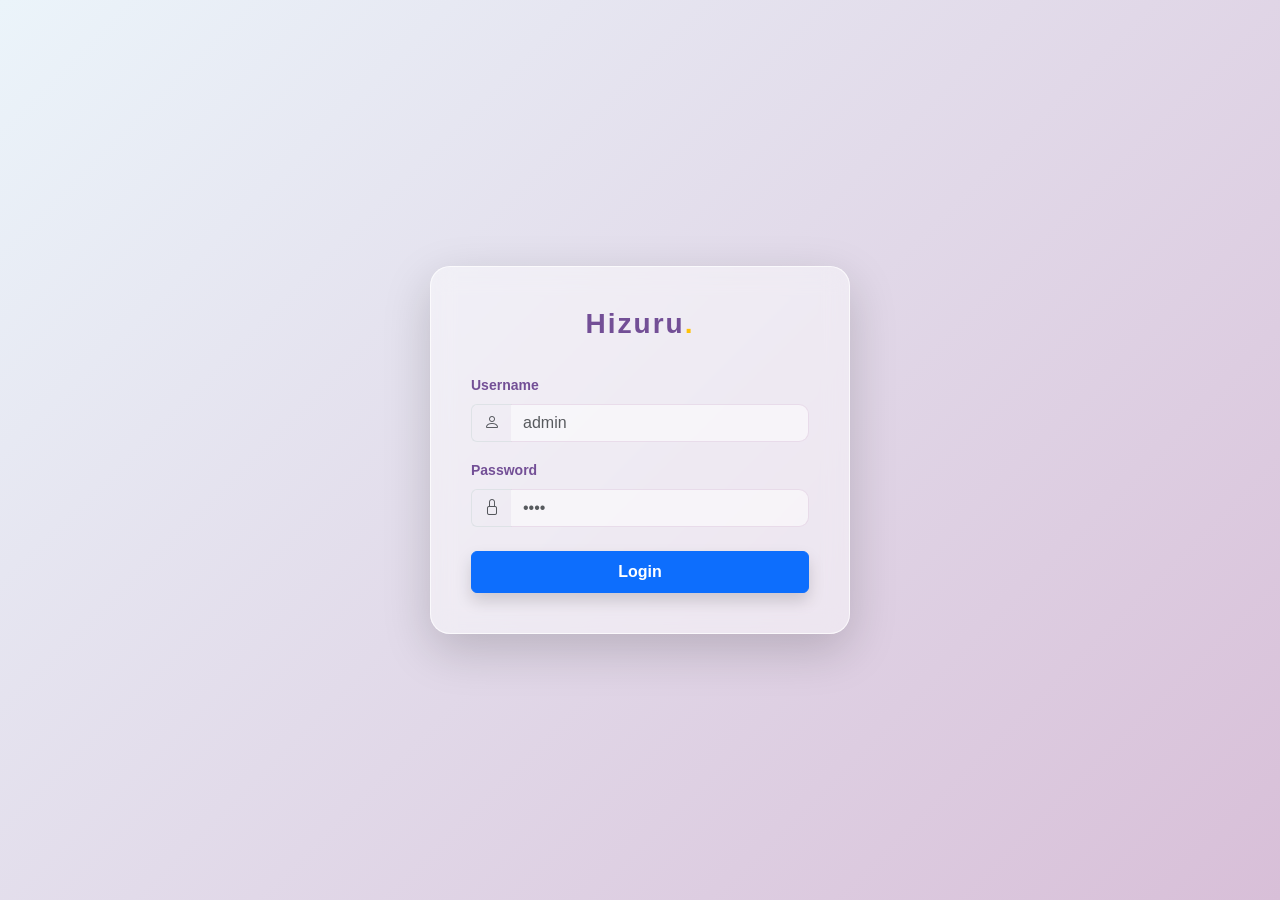
<file: index.html>
<!DOCTYPE html>
<html lang="en">
<head>
    <meta charset="UTF-8">
    <meta name="viewport" content="width=device-width, initial-scale=1.0">
    <title>Hizuru Admin</title>
    <link href="https://cdn.jsdelivr.net/npm/bootstrap@5.3.0/dist/css/bootstrap.min.css" rel="stylesheet">
    <link rel="stylesheet" href="https://cdn.jsdelivr.net/npm/bootstrap-icons@1.10.0/font/bootstrap-icons.css">
    <link rel="stylesheet" href="style.css">
</head>
<body>

    <div class="d-flex" id="wrapper">
        <div id="sidebar-wrapper">
            <div class="sidebar-heading px-3 py-4">
                <span class="fs-4 fw-bold text-white">Hizuru<span class="text-warning">.</span></span>
            </div>
            <div class="list-group list-group-flush mt-3" id="sidebar-menu">
                <a href="#" class="list-group-item active" data-section="dashboard-section"><i class="bi bi-grid-1x2-fill me-2"></i> Dashboard</a>
                <a href="#" class="list-group-item" data-section="orders-section"><i class="bi bi-cart-check-fill me-2"></i> Order History</a>
                <a href="#" class="list-group-item" data-section="inventory-section"><i class="bi bi-box-fill me-2"></i> Manage Stock</a>
            </div>
        </div>

        <div id="page-content-wrapper">
            <nav class="navbar navbar-expand-lg navbar-light bg-white border-bottom px-4 shadow-sm">
                <button class="btn btn-sm btn-dark" id="menu-toggle"><i class="bi bi-list"></i></button>
                
                <div class="ms-3 d-none d-md-flex w-50">
                    <input class="form-control form-control-sm" type="search" placeholder="Search orders or products...">
                </div>

                <div class="ms-auto">
                    <span class="small text-muted me-2">Logged in as: <strong>Admin</strong></span>
                    <button class="btn btn-sm btn-outline-danger">Logout</button>
                </div>
            </nav>

            <div class="container-fluid p-4">
                
                <div id="dashboard-section" class="content-section">
                    <h5 class="mb-4 fw-bold">Performance Summary</h5>
                    <div class="row g-4">
                        <div class="col-md-4">
                            <div class="stats-card p-4 bg-white border-bottom border-primary border-4 shadow-sm">
                                <div class="d-flex justify-content-between">
                                    <div>
                                        <h6 class="text-muted mb-1">Weekly Revenue</h6>
                                        <h2 class="mb-0 fw-bold">₹84,200</h2>
                                    </div>
                                    <div class="icon-box bg-light-primary"><i class="bi bi-currency-rupee text-primary fs-3"></i></div>
                                </div>
                            </div>
                        </div>
                        <div class="col-md-4">
                            <div class="stats-card p-4 bg-white border-bottom border-warning border-4 shadow-sm">
                                <div class="d-flex justify-content-between">
                                    <div>
                                        <h6 class="text-muted mb-1">Pending Orders</h6>
                                        <h2 class="mb-0 fw-bold">14</h2>
                                    </div>
                                    <div class="icon-box bg-light-warning"><i class="bi bi-clock-history text-warning fs-3"></i></div>
                                </div>
                            </div>
                        </div>
                        <div class="col-md-4">
                            <div class="stats-card p-4 bg-white border-bottom border-success border-4 shadow-sm">
                                <div class="d-flex justify-content-between">
                                    <div>
                                        <h6 class="text-muted mb-1">In-Stock Items</h6>
                                        <h2 class="mb-0 fw-bold">342</h2>
                                    </div>
                                    <div class="icon-box bg-light-success"><i class="bi bi-check-circle text-success fs-3"></i></div>
                                </div>
                            </div>
                        </div>
                    </div>

                    <div class="row mt-4">
                        <div class="col-md-7">
                            <div class="card border-0 shadow-sm p-4">
                                <h6 class="fw-bold mb-3">Today's Quick List</h6>
                                <ul class="list-group list-group-flush">
                                    <li class="list-group-item d-flex justify-content-between">Verify order #26089 <span class="badge bg-secondary">To-do</span></li>
                                    <li class="list-group-item d-flex justify-content-between">Restock Mechanical Keyboards <span class="badge bg-danger">Critical</span></li>
                                    <li class="list-group-item d-flex justify-content-between">Update prices for Stickers <span class="badge bg-info">Done</span></li>
                                </ul>
                            </div>
                        </div>
                    </div>
                </div>

                <div id="inventory-section" class="content-section d-none">
                    <div class="d-flex justify-content-between align-items-center mb-3">
                        <h5 class="fw-bold">Inventory Management</h5>

            <button class="btn btn-primary btn-sm" onclick="showProductForm()"><i class="bi bi-plus-lg"></i> New Product</button>
             </div>
            <div id="addProductForm" class="card border-0 shadow-sm p-4 mb-4 d-none">
    <h6 class="fw-bold border-bottom pb-2 mb-3">Add to Stock</h6>
    <div class="row g-2">
        <div class="col-md-3"><input type="text" id="pname" class="form-control" placeholder="Product Name"></div>
        <div class="col-md-2"><input type="number" id="price" class="form-control" placeholder="Price"></div>
        <div class="col-md-2"><input type="number" id="qty" class="form-control" placeholder="Quantity"></div>
        <div class="col-md-3"><input type="text" id="category" class="form-control" placeholder="Category"></div>
        <div class="col-md-2">
            <button class="btn btn-success w-100" onclick="sendProductData()">Save</button>
        </div>
    </div>
      <button class="btn btn-link btn-sm text-muted mt-2 p-0" onclick="cancelProduct()">Cancel</button>
</div>

 <div class="card border-0 shadow-sm p-3">
    <h6 class="fw-bold mb-3">Current Inventory</h6>
    <table class="table table-bordered" id="inventoryTable">
        <thead>
            <tr>
                <th>Product</th>
                <th>Price</th>
                <th>Qty</th>
                <th>Category</th>
            </tr>
        </thead>
        <tbody id="inventoryBody">
            <!-- Default stock -->
            <tr>
                <td>Wireless Mouse</td>
                <td>₹500</td>
                <td>3</td>
                <td>Electronics</td>
            </tr>
            <tr>
                <td>Keyboard</td>
                <td>₹1200</td>
                <td>10</td>
                <td>Electronics</td>
            </tr>
            <tr>
                <td>Notebook</td>
                <td>₹50</td>
                <td>25</td>
                <td>Stationery</td>
            </tr>
        </tbody>
    </table>
</div>    
                      
                    <div class="alert alert-light border border-warning mt-3">
                        <i class="bi bi-exclamation-triangle me-2"></i> <strong>Low Stock:</strong> 3 units of "Wireless Mouse" remaining.
                    </div>
                </div>

                <div id="orders-section" class="content-section d-none">
                    <div class="card border-0 shadow-sm">
                        <div class="p-3"><h5 class="fw-bold mb-0">Order Tracking</h5></div>
                        <div class="table-responsive">
                            <table class="table table-hover mb-0">
                                <thead class="bg-light">
                                    <tr><th>ID</th><th>Customer</th><th>Item</th><th>Status</th></tr>
                                </thead>
                                <tbody>
                                    <tr><td>#26089</td><td>Spondon Nath</td><td>2026 Diary</td><td><span class="status-tag status-delivered">Delivered</span></td></tr>
                                    <tr><td>#26090</td><td>Shubhada.B.Nath</td><td>Keyboard</td><td><span class="status-tag status-shipping">Shipping</span></td></tr>
                                    <tr><td>#26091</td><td>Shubhankar Nath</td><td>Stickers</td><td><span class="status-tag status-cancelled">Cancelled</span></td></tr>
                                </tbody>
                            </table>
                        </div>
                    </div>
                </div>

            </div>
        </div>
    </div>

    <script>

        if (sessionStorage.getItem('isLoggedIn') !== 'true') {
            window.location.href = "login.html"; // Redirect to login if not authenticated
      }

// Add this to your Logout button in index.html
        function logout() {
            sessionStorage.removeItem('isLoggedIn');
            window.location.href = "login.html";
        }
        // Sidebar Toggle
        document.getElementById("menu-toggle").onclick = () => {
            document.getElementById("wrapper").classList.toggle("toggled");
        };

        // Navigation (Swapping sections)
        const links = document.querySelectorAll('.list-group-item');
        const sections = document.querySelectorAll('.content-section');

        links.forEach(link => {
            link.onclick = (e) => {
                e.preventDefault();
                links.forEach(l => l.classList.remove('active'));
                link.classList.add('active');
                
                sections.forEach(s => s.classList.add('d-none'));
                document.getElementById(link.getAttribute('data-section')).classList.remove('d-none');
            }
        });

        function showProductForm() { document.getElementById("addProductForm").classList.remove("d-none"); }
        function cancelProduct() { document.getElementById("addProductForm").classList.add("d-none"); }
        

function sendProductData() {

    let pname = document.getElementById("pname").value;
    let price = document.getElementById("price").value;
    let qty = document.getElementById("qty").value;
    let category = document.getElementById("category").value;

    if (!pname || !price || !qty || !category) {
        alert("Please fill all fields");
        return;
    }

    let xhr = new XMLHttpRequest();

    xhr.open("POST", "add_prod.php", true);
    xhr.setRequestHeader("Content-type", "application/x-www-form-urlencoded");

    let data = "pname=" + pname + 
               "&price=" + price + 
               "&qty=" + qty + 
               "&category=" + category;

    xhr.onload = function () {
        if (xhr.status == 200) {

            localStorage.setItem("product", data);

            // Add to table dynamically
let table = document.getElementById("inventoryBody");

let newRow = table.insertRow();

newRow.insertCell(0).innerText = pname;
newRow.insertCell(1).innerText = "₹" + price;
newRow.insertCell(2).innerText = qty;
newRow.insertCell(3).innerText = category;

// Show popup
document.getElementById("modalContent").innerHTML = "Product Added Successfully!";
let modal = new bootstrap.Modal(document.getElementById('successModal'));
modal.show();
        }
    };

    xhr.send(data);

    cancelProduct();
}
    </script>

<div class="modal fade" id="successModal" tabindex="-1">
  <div class="modal-dialog">
    <div class="modal-content">

      <div class="modal-header">
        <h5 class="modal-title">Success</h5>
        <button type="button" class="btn-close" data-bs-dismiss="modal"></button>
      </div>

      <div class="modal-body" id="modalContent">
        Product Added Successfully
      </div>

      <div class="modal-footer">
        <button type="button" class="btn btn-primary" data-bs-dismiss="modal">OK</button>
      </div>

    </div>
  </div>
</div>
<script src="https://cdn.jsdelivr.net/npm/bootstrap@5.3.0/dist/js/bootstrap.bundle.min.js"></script>
</body>
</html>
</file>
<file: style.css>
/* style.css */
:root {
    --periwinkle: #CCCCFF;
    --lilac: #C8A2C8;
    --mauve: #E0B0FF;
    --thistle: #D8BFD8;
    --airy-blue: #EBF4FA;
    --silver-mist: #F5F5F7;
    --deep-mauve: #734F96;
    --glass-fill: rgba(255, 255, 255, 0.45);
}

body {
    background: linear-gradient(135deg, var(--airy-blue) 0%, var(--thistle) 100%);
    background-attachment: fixed;
    font-family: 'Inter', 'Segoe UI', sans-serif;
    color: #4A4A5E;
    margin: 0;
}

#wrapper {
    display: flex;
    width: 100%;
}

/* Sidebar: Fixed width for consistent layout */
#sidebar-wrapper {
    min-height: 100vh;
    width: 240px; 
    background: linear-gradient(180deg, var(--deep-mauve) 0%, var(--lilac) 100%);
    box-shadow: 10px 0 30px rgba(115, 79, 150, 0.1);
    border-right: 1px solid rgba(255, 255, 255, 0.2);
    flex-shrink: 0; /* Prevents sidebar from squishing */
}

/* Main Content: Takes up remaining space */
#page-content-wrapper {
    flex-grow: 1;
    min-width: 0;
}

#sidebar-wrapper .sidebar-heading {
    color: white;
    font-weight: 700;
    text-transform: uppercase;
    letter-spacing: 3px;
    padding: 2rem 1.5rem;
}

#sidebar-wrapper .list-group-item {
    background: transparent;
    color: rgba(255, 255, 255, 0.9);
    border: none;
    margin: 5px 15px;
    border-radius: 12px;
    transition: all 0.3s ease;
}

#sidebar-wrapper .list-group-item.active {
    background: white !important;
    color: var(--deep-mauve) !important;
    box-shadow: 0 4px 15px rgba(0, 0, 0, 0.1);
}

/* Glassmorphism Cards: The logic to overwrite Bootstrap defaults */
.card, .stats-card {
    background: var(--glass-fill) !important;
    backdrop-filter: blur(12px);
    -webkit-backdrop-filter: blur(12px);
    border: 1px solid rgba(255, 255, 255, 0.6) !important; /* Lighter border */
    border-radius: 20px !important;
    box-shadow: 0 8px 32px 0 rgba(31, 38, 135, 0.05);
}

/* Fix for the bright borders in your screenshot */
.border-primary { border: 1px solid rgba(255, 255, 255, 0.6) !important; border-bottom: 5px solid var(--periwinkle) !important; }
.border-warning { border: 1px solid rgba(255, 255, 255, 0.6) !important; border-bottom: 5px solid var(--mauve) !important; }
.border-success { border: 1px solid rgba(255, 255, 255, 0.6) !important; border-bottom: 5px solid var(--silver-mist) !important; }

/* Status Tags */
.status-tag {
    border-radius: 8px;
    font-size: 0.75rem;
    padding: 4px 12px;
    font-weight: 600;
    text-transform: uppercase;
}

.status-delivered { background: #E6E6FA; color: #6A5ACD; }
.status-shipping { background: #F8F4FF; color: #9370DB; }
.status-cancelled { background: #F5F5F5; color: #A9A9A9; }

/* Animation */
.content-section {
    animation: fadeIn 0.5s ease-out;
}

@keyframes fadeIn {
    from { opacity: 0; transform: translateY(10px); }
    to { opacity: 1; transform: translateY(0); }
}
</file>
